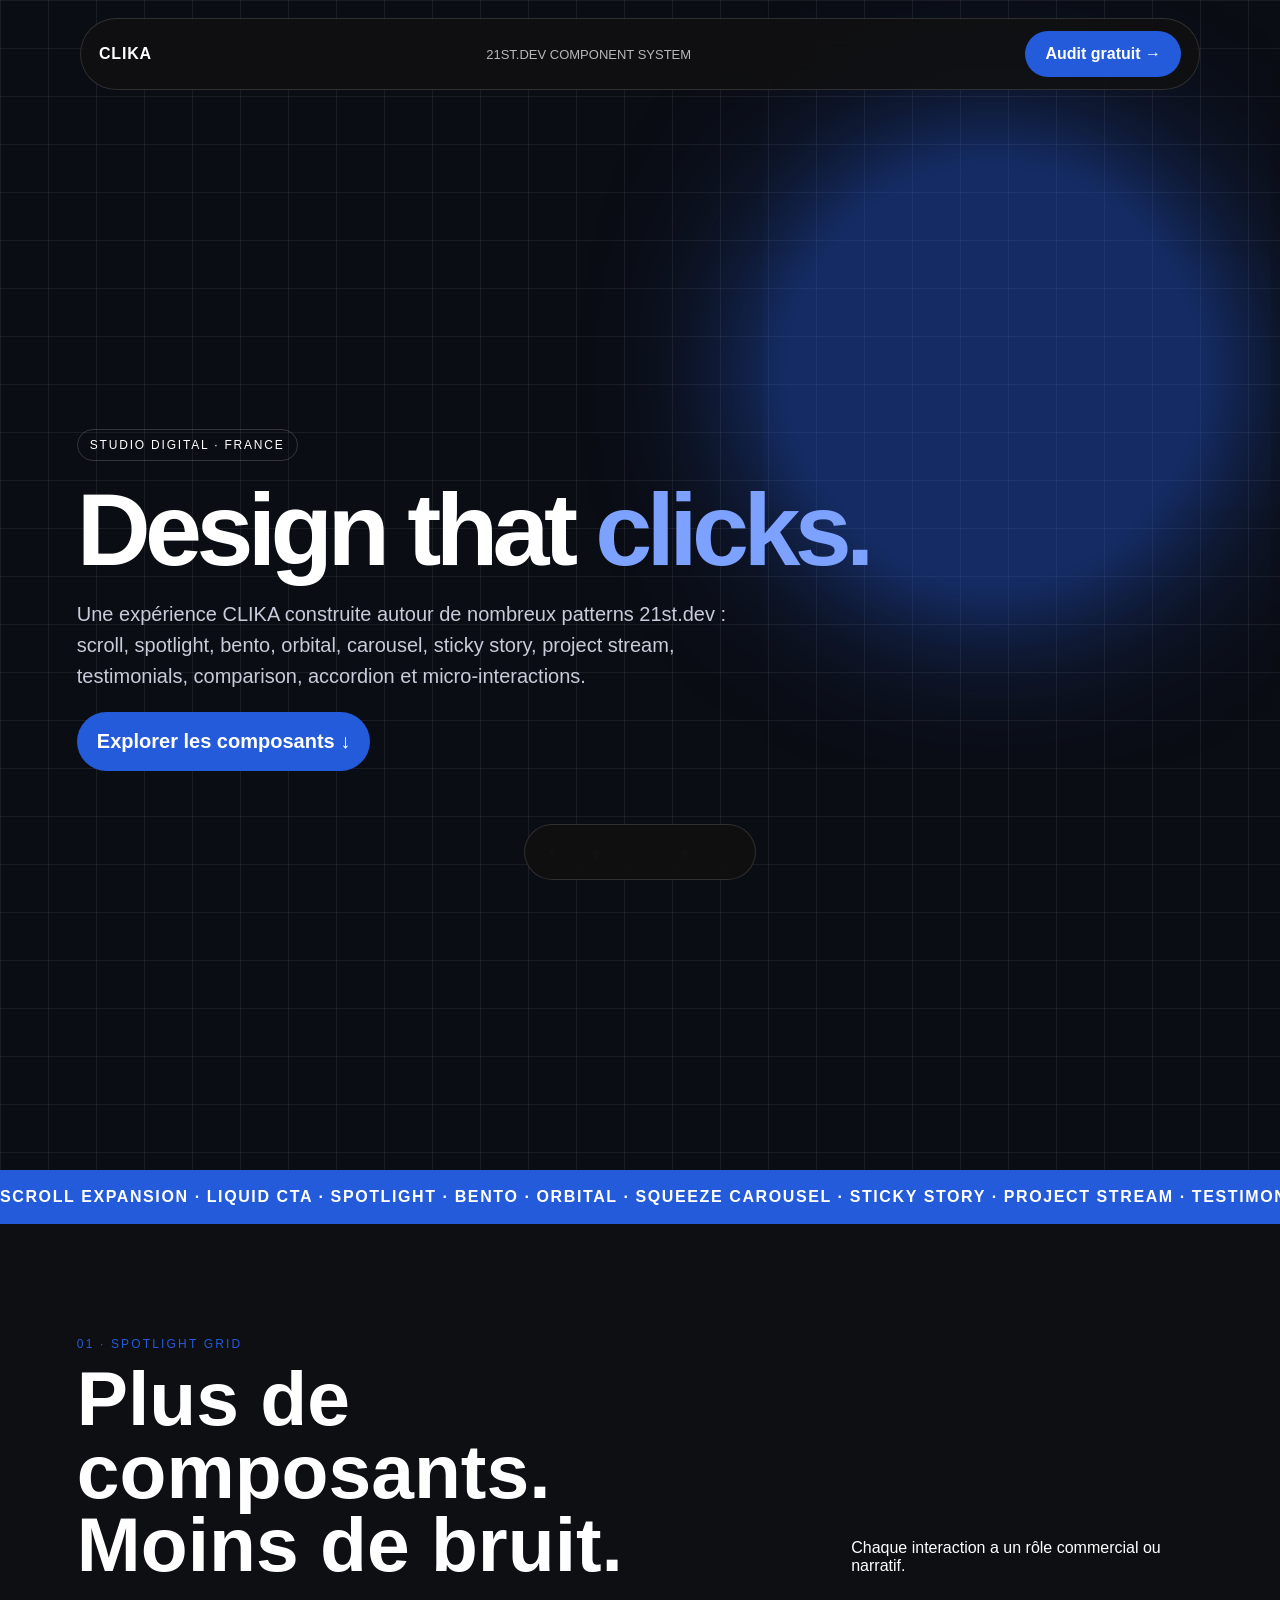
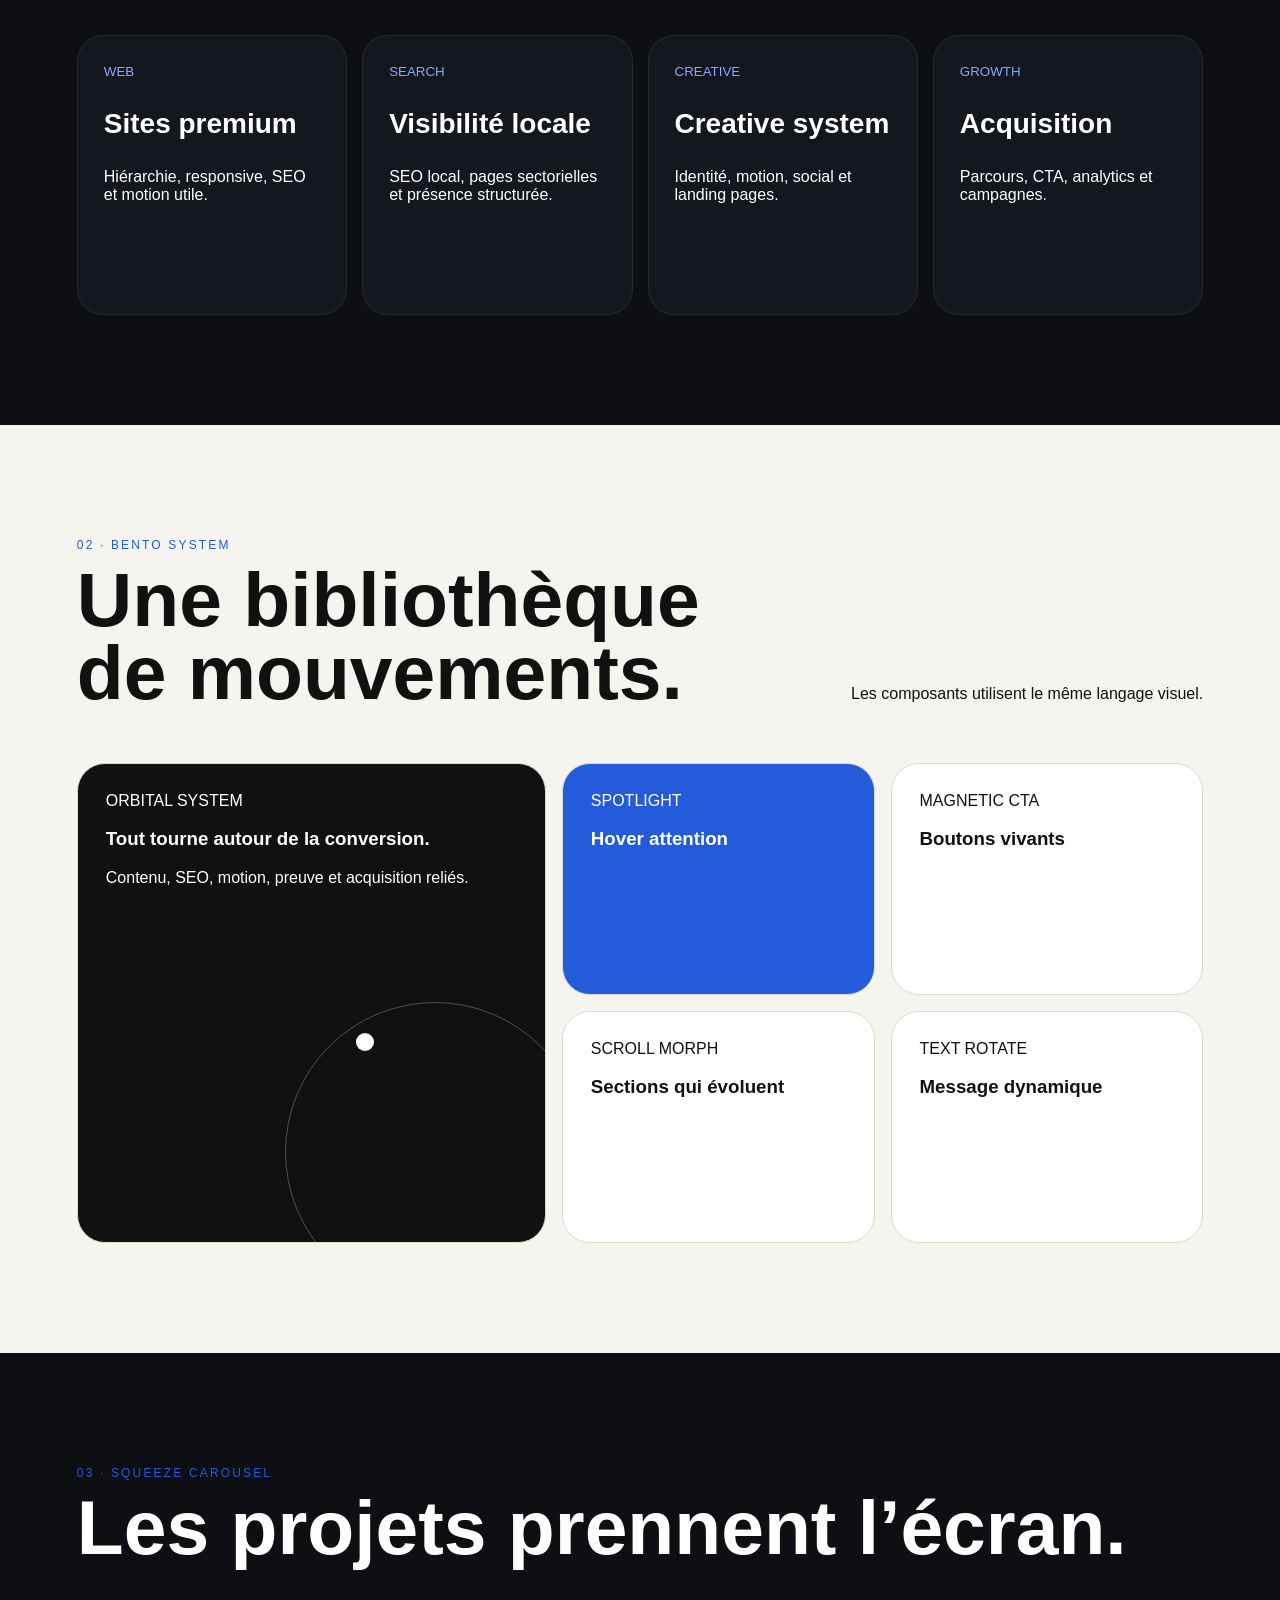
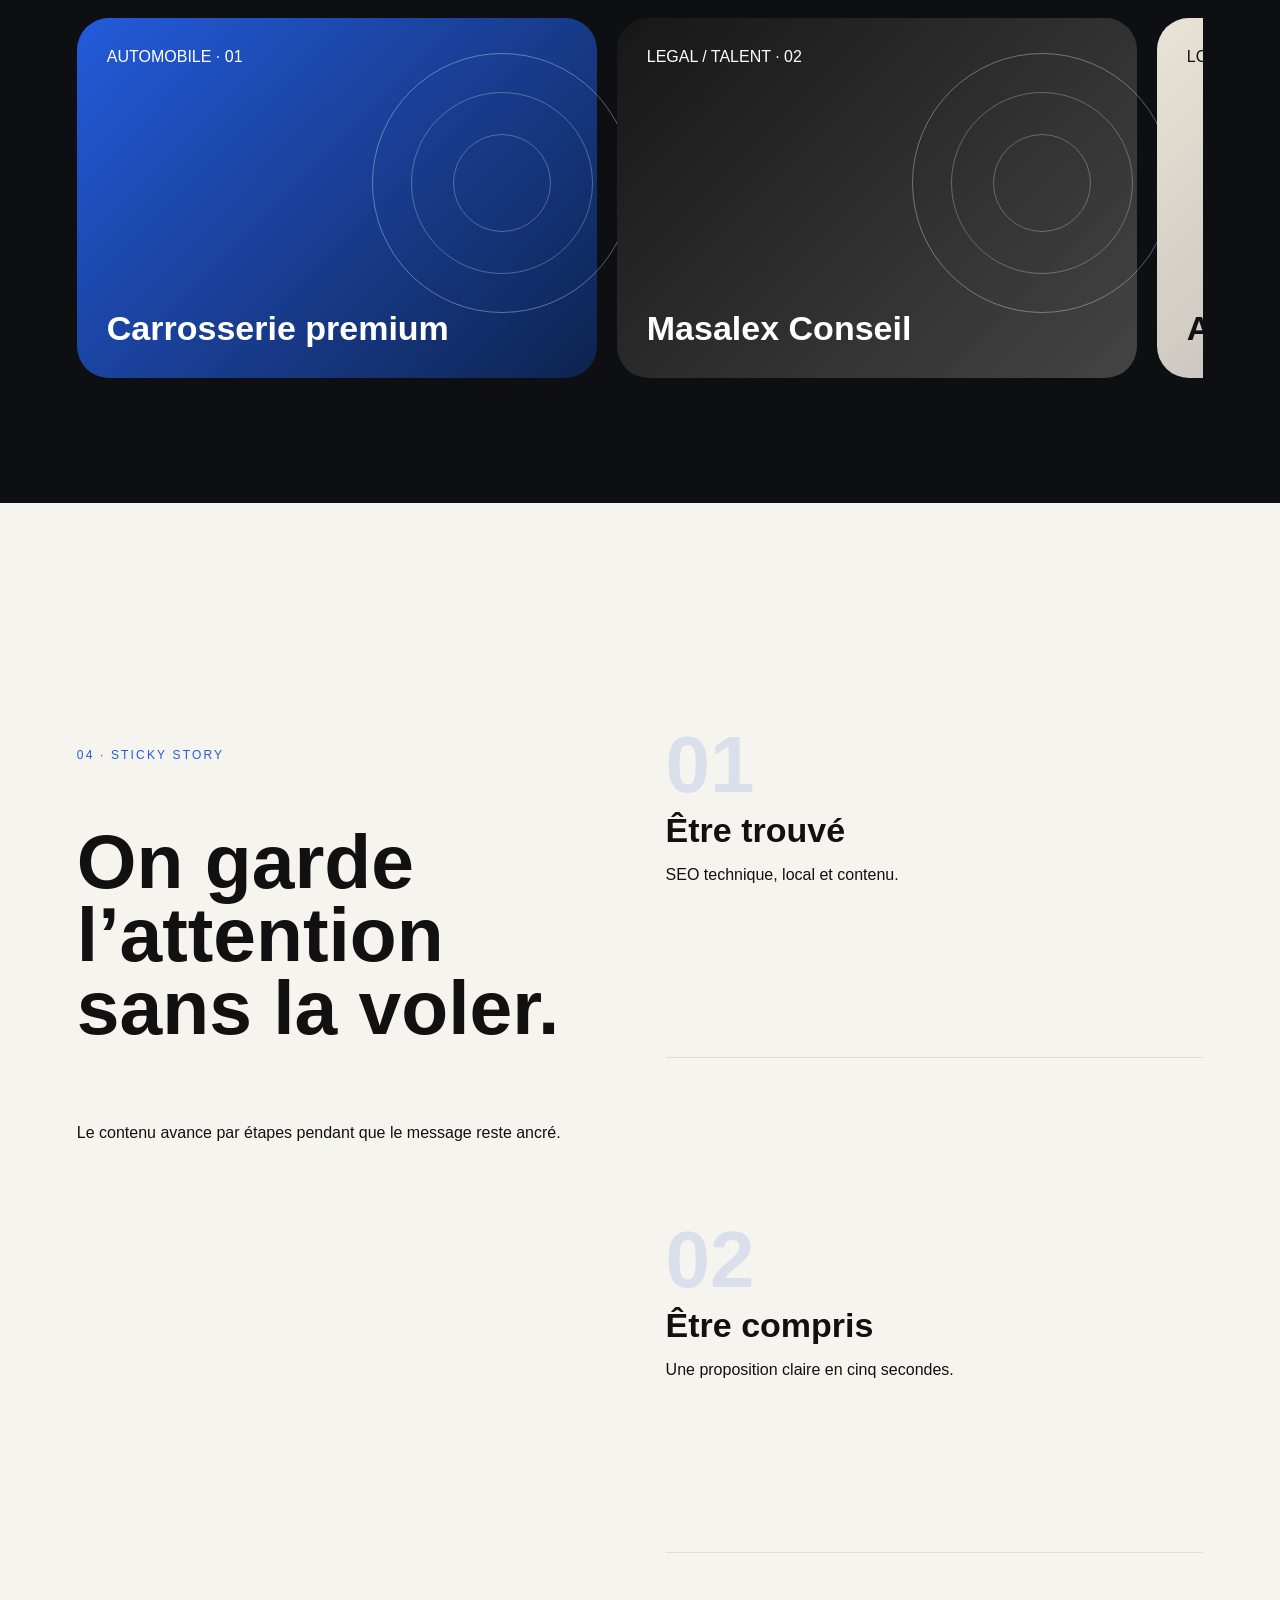
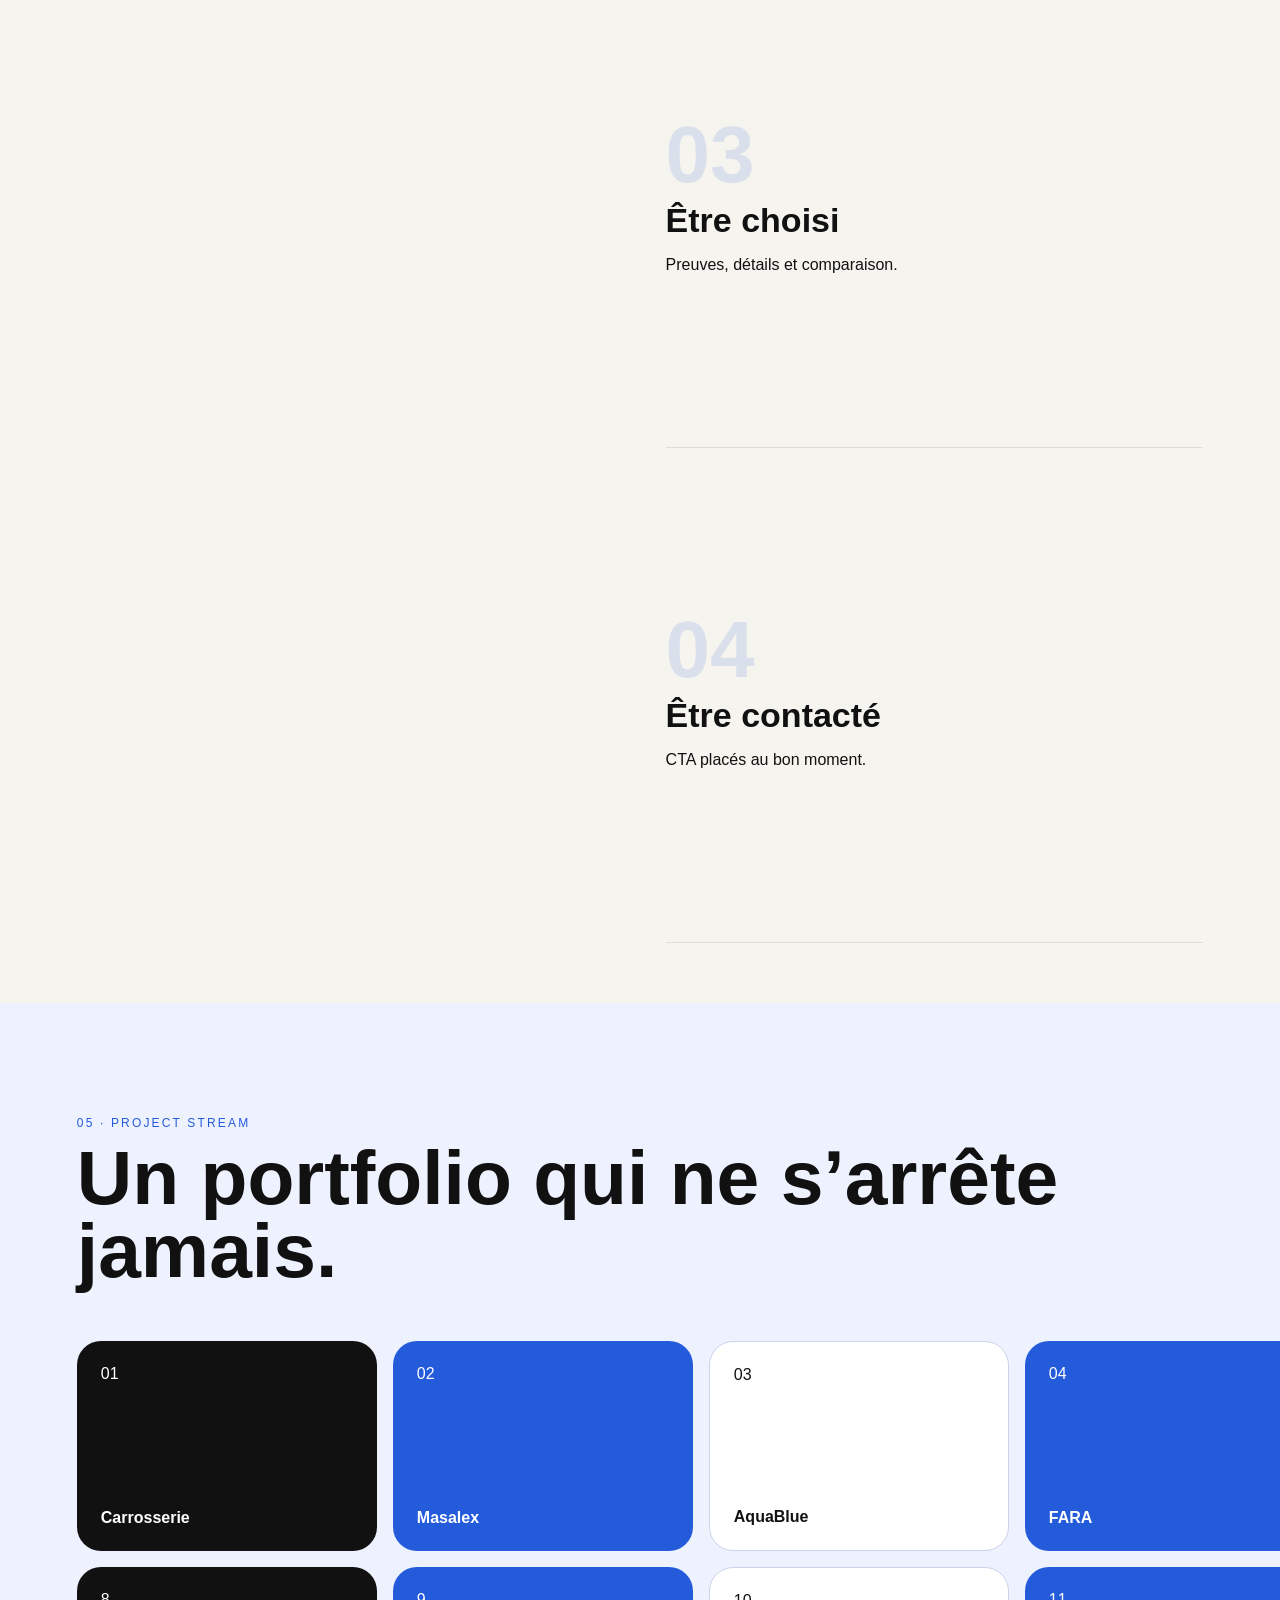
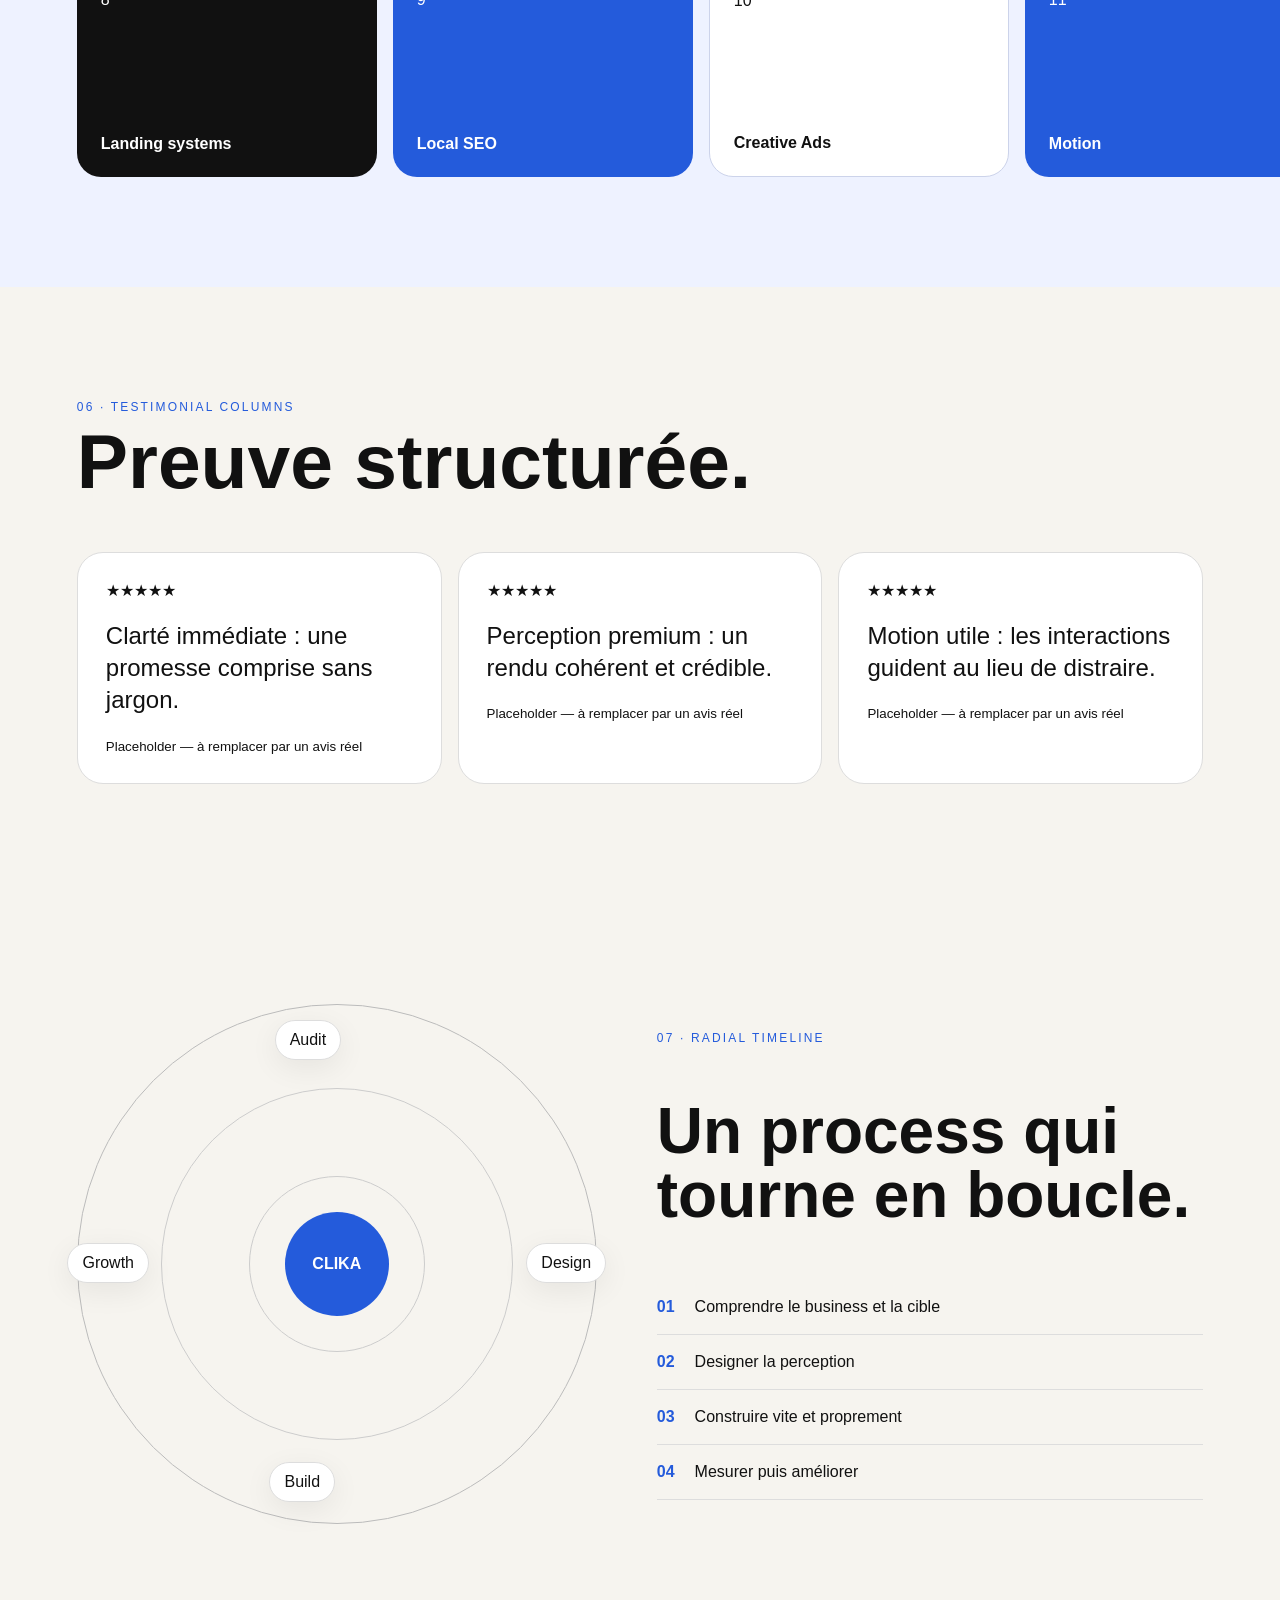
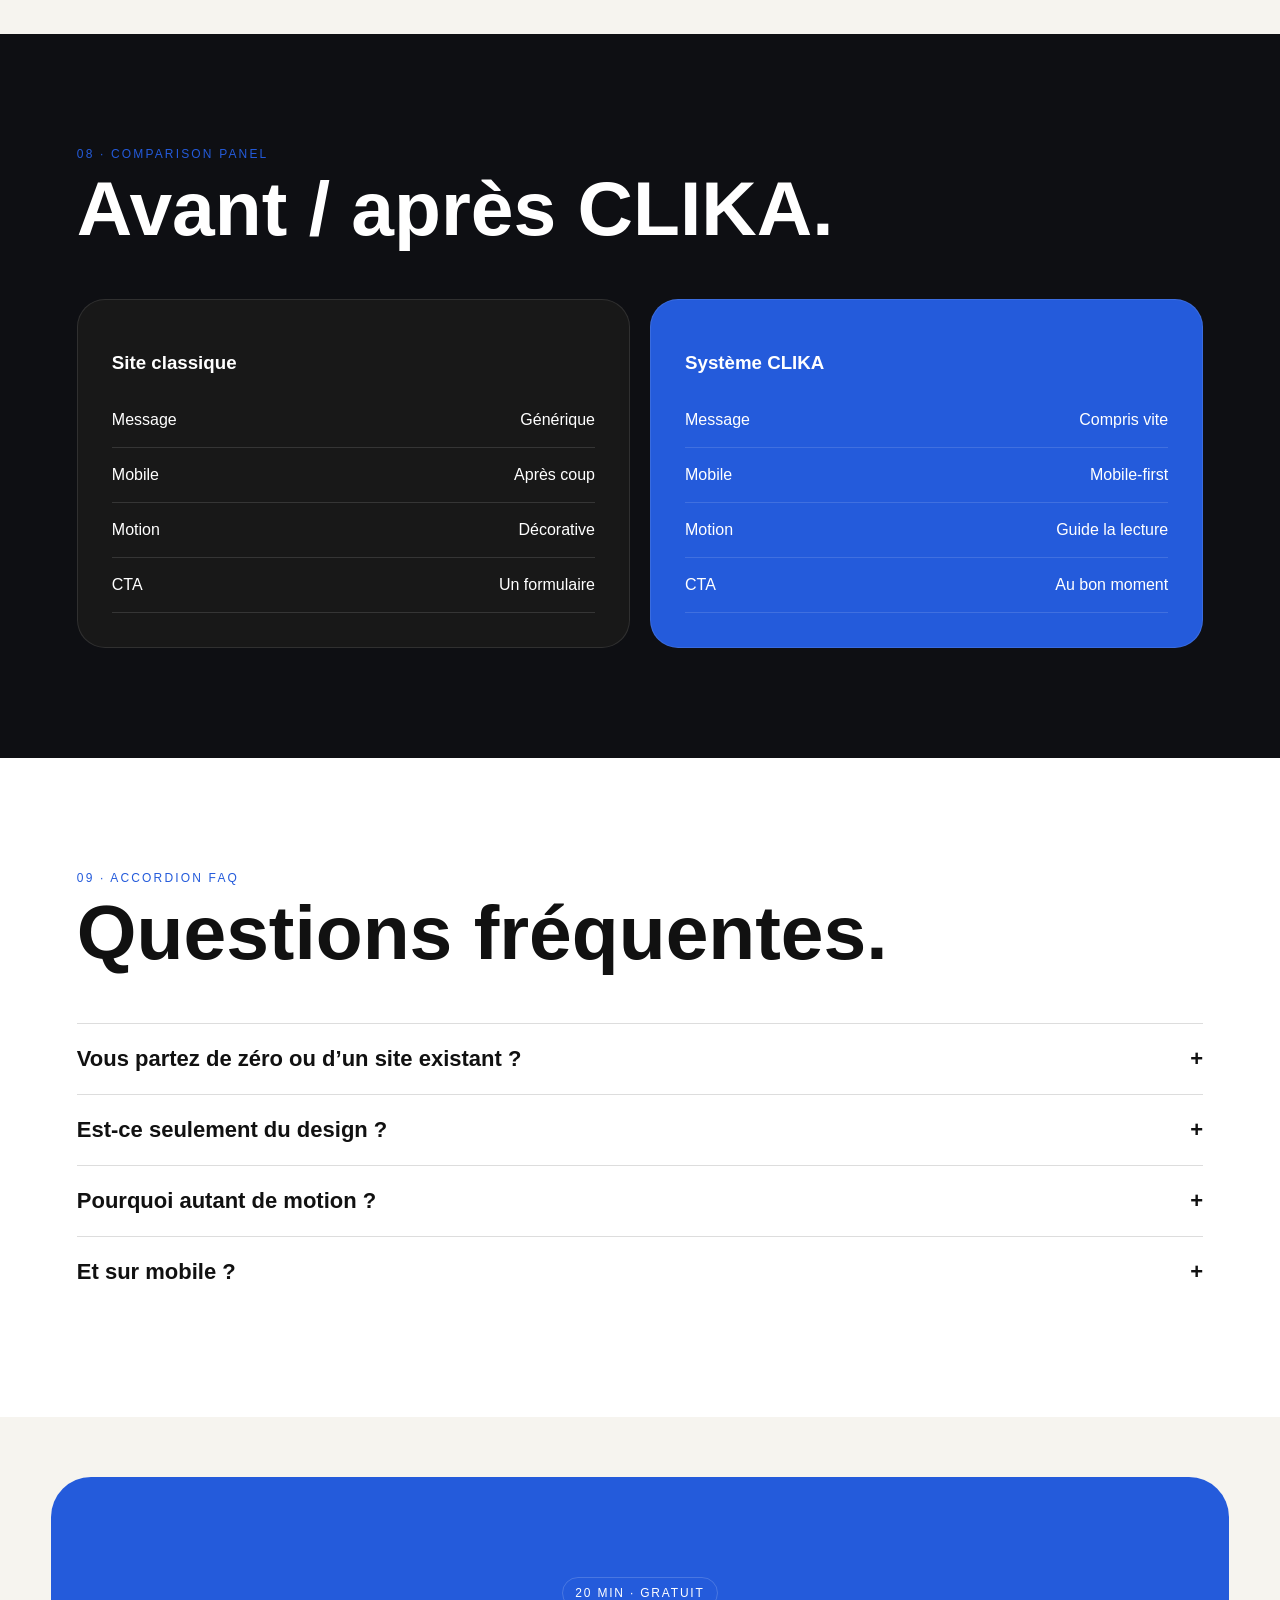
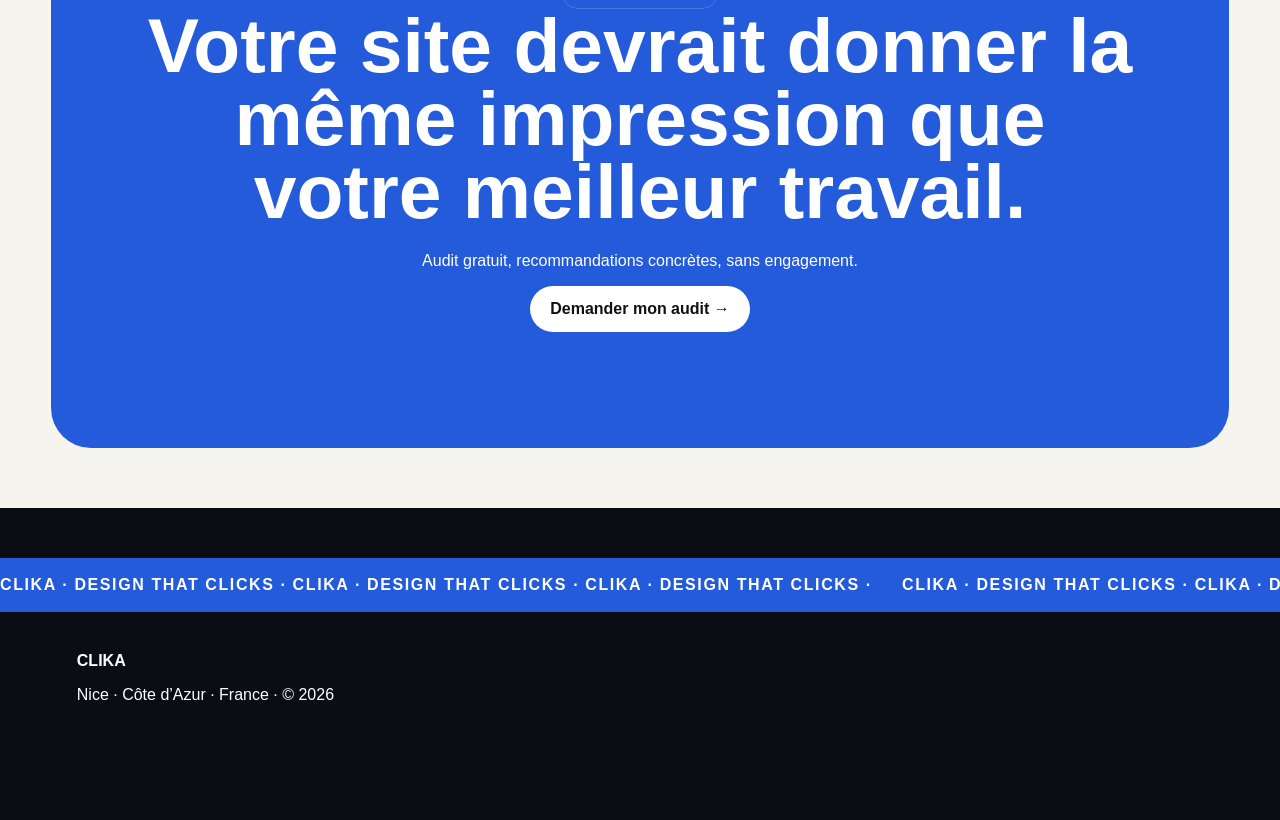
<file: clika-21st-v2-20261002.html>
<!doctype html>
<html lang="fr"><head><meta charset="utf-8"><meta name="viewport" content="width=device-width,initial-scale=1">
<title>CLIKA — 21st.dev V2</title><style>
*{box-sizing:border-box}html{scroll-behavior:smooth}body{margin:0;font-family:Inter,Arial,sans-serif;background:#f6f4ef;color:#111;overflow-x:hidden}a{color:inherit;text-decoration:none}.nav{position:fixed;z-index:50;top:18px;left:50%;transform:translateX(-50%);width:min(1120px,92vw);display:flex;justify-content:space-between;align-items:center;padding:12px 18px;border-radius:999px;background:#111c;color:white;backdrop-filter:blur(18px);border:1px solid #ffffff22}.brand{font-weight:900;letter-spacing:.05em}.nav span{opacity:.7;font-size:13px}.btn{display:inline-flex;align-items:center;gap:10px;padding:14px 20px;border-radius:999px;background:#245BDB;color:#fff;font-weight:800}.hero{min-height:130vh;padding:130px 6vw 80px;display:flex;align-items:center;position:relative;background:#0b0d14;color:#fff;overflow:hidden}.grid{position:absolute;inset:0;background-image:linear-gradient(#fff1 1px,transparent 1px),linear-gradient(90deg,#fff1 1px,transparent 1px);background-size:48px 48px}.orb{position:absolute;border-radius:50%;filter:blur(10px);background:#245BDB66;width:420px;height:420px;right:6%;top:14%;box-shadow:0 0 180px #245BDB}.hero .copy{position:relative;max-width:1080px}.pill{display:inline-block;border:1px solid #ffffff2b;padding:8px 12px;border-radius:999px;font-size:12px;letter-spacing:.15em}.hero h1{font-size:clamp(54px,8vw,124px);line-height:.88;margin:24px 0;letter-spacing:-.055em}.hero h1 em{color:#7da1ff;font-style:normal}.hero p{max-width:660px;font-size:20px;line-height:1.55;color:#c8ccda}.marquee{white-space:nowrap;overflow:hidden;background:#245BDB;color:#fff;padding:18px 0;font-weight:900;letter-spacing:.1em}.marquee div{display:inline-block;animation:m 18s linear infinite}@keyframes m{to{transform:translateX(-50%)}}section{padding:110px 6vw}.head{display:flex;justify-content:space-between;gap:40px;align-items:end;margin-bottom:44px}.head h2{font-size:clamp(42px,6vw,86px);line-height:.95;margin:10px 0}.eye{font-size:12px;letter-spacing:.18em;color:#245BDB}.cards{display:grid;grid-template-columns:repeat(4,1fr);gap:15px}.card{min-height:280px;padding:26px;border-radius:26px;background:#15171f;color:#fff;border:1px solid #ffffff14;position:relative;overflow:hidden;transition:.3s}.card:hover{transform:translateY(-7px);box-shadow:0 22px 60px #0003}.card h3{font-size:28px}.card small{color:#89a8ff}.bento{display:grid;grid-template-columns:1.2fr .8fr .8fr;gap:16px}.tile{min-height:230px;border:1px solid #ded9cf;border-radius:28px;background:white;padding:28px;position:relative;overflow:hidden}.tile.big{grid-row:span 2;background:#111;color:#fff;min-height:480px}.tile.blue{background:#245BDB;color:#fff}.orbit{position:absolute;width:300px;height:300px;border:1px solid #ffffff44;border-radius:50%;right:-40px;bottom:-60px;animation:spin 13s linear infinite}.orbit:before,.orbit:after{content:'';position:absolute;width:18px;height:18px;border-radius:50%;background:#fff;top:30px;left:70px}.orbit:after{top:auto;left:auto;bottom:25px;right:45px;background:#78a2ff}@keyframes spin{to{transform:rotate(360deg)}}.dark{background:#0e0f13;color:#fff}.carousel{display:flex;gap:20px;overflow-x:auto;scroll-snap-type:x mandatory;padding-bottom:15px}.slide{flex:0 0 min(520px,78vw);height:360px;border-radius:32px;padding:30px;scroll-snap-align:center;position:relative;background:linear-gradient(135deg,#245BDB,#0e234f)}.slide:nth-child(2){background:linear-gradient(135deg,#171717,#444)}.slide:nth-child(3){background:linear-gradient(135deg,#eae3d6,#aaa);color:#111}.slide strong{position:absolute;bottom:30px;left:30px;font-size:34px}.rings{position:absolute;width:260px;height:260px;border:1px solid #fff5;border-radius:50%;right:-35px;top:35px}.rings:before,.rings:after{content:'';position:absolute;inset:38px;border:1px solid #fff4;border-radius:50%}.rings:after{inset:80px}.sticky{display:grid;grid-template-columns:1fr 1fr;padding:0}.sticky .left{position:sticky;top:0;height:100vh;padding:100px 6vw;display:flex;flex-direction:column;justify-content:center}.sticky .left h2{font-size:clamp(44px,6vw,82px);line-height:.95}.sticky .right{padding:60px 6vw 60px 2vw}.step{min-height:55vh;display:flex;flex-direction:column;justify-content:center;border-bottom:1px solid #ddd}.step b{font-size:80px;color:#245BDB22}.step h3{font-size:34px;margin:0}.stream{background:#eef2ff;overflow:hidden}.row{display:flex;gap:16px;width:max-content;animation:s 26s linear infinite}.row.rev{animation-direction:reverse;margin-top:16px}.thumb{width:300px;height:210px;border-radius:24px;padding:24px;background:#111;color:#fff;display:flex;flex-direction:column;justify-content:space-between}.thumb:nth-child(2n){background:#245BDB}.thumb:nth-child(3n){background:#fff;color:#111;border:1px solid #ccd3ea}@keyframes s{to{transform:translateX(-40%)}}.proof{display:grid;grid-template-columns:repeat(3,1fr);gap:16px}.quote{padding:28px;border-radius:26px;background:#fff;border:1px solid #ddd}.quote blockquote{font-size:24px;line-height:1.35;margin:20px 0}.timeline{display:grid;grid-template-columns:.9fr 1.1fr;gap:60px;align-items:center}.orbital{width:min(520px,80vw);aspect-ratio:1;border:1px solid #bbb;border-radius:50%;position:relative;margin:auto}.orbital:before,.orbital:after{content:'';position:absolute;border:1px solid #ccc;border-radius:50%;inset:16%}.orbital:after{inset:33%}.center{position:absolute;inset:40%;border-radius:50%;background:#245BDB;color:#fff;display:grid;place-items:center;font-weight:900}.node{position:absolute;background:white;border:1px solid #ddd;padding:10px 14px;border-radius:999px;box-shadow:0 8px 30px #0001}.n1{top:3%;left:38%}.n2{right:-2%;top:46%}.n3{bottom:4%;left:37%}.n4{left:-2%;top:46%}.list div{padding:18px 0;border-bottom:1px solid #ddd;display:flex;gap:20px}.list b{color:#245BDB}.compare{display:grid;grid-template-columns:1fr 1fr;gap:20px}.col{padding:34px;border-radius:28px;background:#181818;border:1px solid #ffffff1a}.col.good{background:#245BDB}.cr{display:flex;justify-content:space-between;padding:18px 0;border-bottom:1px solid #ffffff20}.faq{background:#fff}.fi{border-top:1px solid #ddd;padding:22px 0}.fq{display:flex;justify-content:space-between;font-size:22px;font-weight:800;cursor:pointer}.fa{max-height:0;overflow:hidden;transition:.35s;color:#555}.fi.open .fa{max-height:120px;padding-top:14px}.cta{background:#245BDB;color:white;text-align:center;border-radius:40px;margin:60px 4vw;padding:100px 6vw}.cta h2{font-size:clamp(44px,6vw,86px);line-height:.95;max-width:1000px;margin:0 auto 24px}.footer{background:#0b0d14;color:#fff;padding:50px 6vw 100px}.dock{position:fixed;z-index:60;left:50%;bottom:20px;transform:translateX(-50%);display:flex;gap:6px;padding:8px;background:#111d;border:1px solid #ffffff22;border-radius:999px;backdrop-filter:blur(14px)}.dock a{width:38px;height:38px;border-radius:50%;display:grid;place-items:center}.dock a:hover{background:#245BDB}@media(max-width:850px){.cards,.proof{grid-template-columns:1fr 1fr}.bento{grid-template-columns:1fr}.tile.big{grid-row:auto}.sticky,.timeline,.compare{grid-template-columns:1fr}.sticky .left{position:relative;height:auto}.head{display:block}.dock{display:none}}@media(max-width:560px){.cards,.proof{grid-template-columns:1fr}.nav span{display:none}}
</style></head><body>
<div class="nav"><b class="brand">CLIKA</b><span>21ST.DEV COMPONENT SYSTEM</span><a class="btn" href="#contact">Audit gratuit →</a></div>
<section class="hero" id="top"><div class="grid"></div><div class="orb"></div><div class="copy"><div class="pill">STUDIO DIGITAL · FRANCE</div><h1>Design that <em>clicks.</em></h1><p>Une expérience CLIKA construite autour de nombreux patterns 21st.dev : scroll, spotlight, bento, orbital, carousel, sticky story, project stream, testimonials, comparison, accordion et micro-interactions.</p><p><a class="btn" href="#system">Explorer les composants ↓</a></p></div></section>
<div class="marquee"><div>SCROLL EXPANSION · LIQUID CTA · SPOTLIGHT · BENTO · ORBITAL · SQUEEZE CAROUSEL · STICKY STORY · PROJECT STREAM · TESTIMONIALS · RADIAL TIMELINE · COMPARISON · FAQ · MOTION FOOTER · &nbsp;&nbsp;&nbsp; SCROLL EXPANSION · LIQUID CTA · SPOTLIGHT · BENTO · ORBITAL · SQUEEZE CAROUSEL · STICKY STORY · PROJECT STREAM · TESTIMONIALS · RADIAL TIMELINE · COMPARISON · FAQ · MOTION FOOTER ·</div></div>
<section class="dark" id="services"><div class="head"><div><span class="eye">01 · SPOTLIGHT GRID</span><h2>Plus de composants.<br>Moins de bruit.</h2></div><p>Chaque interaction a un rôle commercial ou narratif.</p></div><div class="cards"><article class="card"><small>WEB</small><h3>Sites premium</h3><p>Hiérarchie, responsive, SEO et motion utile.</p></article><article class="card"><small>SEARCH</small><h3>Visibilité locale</h3><p>SEO local, pages sectorielles et présence structurée.</p></article><article class="card"><small>CREATIVE</small><h3>Creative system</h3><p>Identité, motion, social et landing pages.</p></article><article class="card"><small>GROWTH</small><h3>Acquisition</h3><p>Parcours, CTA, analytics et campagnes.</p></article></div></section>
<section id="system"><div class="head"><div><span class="eye">02 · BENTO SYSTEM</span><h2>Une bibliothèque<br>de mouvements.</h2></div><p>Les composants utilisent le même langage visuel.</p></div><div class="bento"><article class="tile big"><span>ORBITAL SYSTEM</span><h3>Tout tourne autour de la conversion.</h3><p>Contenu, SEO, motion, preuve et acquisition reliés.</p><div class="orbit"></div></article><article class="tile blue"><span>SPOTLIGHT</span><h3>Hover attention</h3></article><article class="tile"><span>MAGNETIC CTA</span><h3>Boutons vivants</h3></article><article class="tile"><span>SCROLL MORPH</span><h3>Sections qui évoluent</h3></article><article class="tile"><span>TEXT ROTATE</span><h3>Message dynamique</h3></article></div></section>
<section class="dark"><div class="head"><div><span class="eye">03 · SQUEEZE CAROUSEL</span><h2>Les projets prennent l’écran.</h2></div></div><div class="carousel"><article class="slide"><span>AUTOMOBILE · 01</span><div class="rings"></div><strong>Carrosserie premium</strong></article><article class="slide"><span>LEGAL / TALENT · 02</span><div class="rings"></div><strong>Masalex Conseil</strong></article><article class="slide"><span>LOCAL RETAIL · 03</span><div class="rings"></div><strong>AquaBlue</strong></article><article class="slide"><span>PRODUCT / US · 04</span><div class="rings"></div><strong>FARA</strong></article></div></section>
<section class="sticky"><div class="left"><span class="eye">04 · STICKY STORY</span><h2>On garde l’attention sans la voler.</h2><p>Le contenu avance par étapes pendant que le message reste ancré.</p></div><div class="right"><div class="step"><b>01</b><h3>Être trouvé</h3><p>SEO technique, local et contenu.</p></div><div class="step"><b>02</b><h3>Être compris</h3><p>Une proposition claire en cinq secondes.</p></div><div class="step"><b>03</b><h3>Être choisi</h3><p>Preuves, détails et comparaison.</p></div><div class="step"><b>04</b><h3>Être contacté</h3><p>CTA placés au bon moment.</p></div></div></section>
<section class="stream" id="work"><div class="head"><div><span class="eye">05 · PROJECT STREAM</span><h2>Un portfolio qui ne s’arrête jamais.</h2></div></div><div class="row"><article class="thumb"><span>01</span><strong>Carrosserie</strong></article><article class="thumb"><span>02</span><strong>Masalex</strong></article><article class="thumb"><span>03</span><strong>AquaBlue</strong></article><article class="thumb"><span>04</span><strong>FARA</strong></article><article class="thumb"><span>05</span><strong>Le Saïgon</strong></article><article class="thumb"><span>06</span><strong>Obeid</strong></article><article class="thumb"><span>07</span><strong>Nubo</strong></article></div><div class="row rev"><article class="thumb"><span>8</span><strong>Landing systems</strong></article><article class="thumb"><span>9</span><strong>Local SEO</strong></article><article class="thumb"><span>10</span><strong>Creative Ads</strong></article><article class="thumb"><span>11</span><strong>Motion</strong></article><article class="thumb"><span>12</span><strong>Brand systems</strong></article><article class="thumb"><span>13</span><strong>Commerce</strong></article></div></section>
<section><div class="head"><div><span class="eye">06 · TESTIMONIAL COLUMNS</span><h2>Preuve structurée.</h2></div></div><div class="proof"><article class="quote"><span>★★★★★</span><blockquote>Clarté immédiate : une promesse comprise sans jargon.</blockquote><small>Placeholder — à remplacer par un avis réel</small></article><article class="quote"><span>★★★★★</span><blockquote>Perception premium : un rendu cohérent et crédible.</blockquote><small>Placeholder — à remplacer par un avis réel</small></article><article class="quote"><span>★★★★★</span><blockquote>Motion utile : les interactions guident au lieu de distraire.</blockquote><small>Placeholder — à remplacer par un avis réel</small></article></div></section>
<section><div class="timeline"><div class="orbital"><div class="center">CLIKA</div><span class="node n1">Audit</span><span class="node n2">Design</span><span class="node n3">Build</span><span class="node n4">Growth</span></div><div class="list"><span class="eye">07 · RADIAL TIMELINE</span><h2 style="font-size:clamp(42px,5vw,72px);line-height:1">Un process qui tourne en boucle.</h2><div><b>01</b><span>Comprendre le business et la cible</span></div><div><b>02</b><span>Designer la perception</span></div><div><b>03</b><span>Construire vite et proprement</span></div><div><b>04</b><span>Mesurer puis améliorer</span></div></div></div></section>
<section class="dark"><div class="head"><div><span class="eye">08 · COMPARISON PANEL</span><h2>Avant / après CLIKA.</h2></div></div><div class="compare"><article class="col"><h3>Site classique</h3><div class="cr"><span>Message</span><span>Générique</span></div><div class="cr"><span>Mobile</span><span>Après coup</span></div><div class="cr"><span>Motion</span><span>Décorative</span></div><div class="cr"><span>CTA</span><span>Un formulaire</span></div></article><article class="col good"><h3>Système CLIKA</h3><div class="cr"><span>Message</span><span>Compris vite</span></div><div class="cr"><span>Mobile</span><span>Mobile-first</span></div><div class="cr"><span>Motion</span><span>Guide la lecture</span></div><div class="cr"><span>CTA</span><span>Au bon moment</span></div></article></div></section>
<section class="faq"><div class="head"><div><span class="eye">09 · ACCORDION FAQ</span><h2>Questions fréquentes.</h2></div></div><div class="fi"><div class="fq">Vous partez de zéro ou d’un site existant ?<span>+</span></div><div class="fa">Les deux. On conserve ce qui fonctionne et on reconstruit ce qui bloque.</div></div><div class="fi"><div class="fq">Est-ce seulement du design ?<span>+</span></div><div class="fa">Non. Design, développement, SEO local, contenu, motion et acquisition peuvent fonctionner ensemble.</div></div><div class="fi"><div class="fq">Pourquoi autant de motion ?<span>+</span></div><div class="fa">La motion sert la hiérarchie et la perception. Les animations gratuites sont supprimées.</div></div><div class="fi"><div class="fq">Et sur mobile ?<span>+</span></div><div class="fa">Les layouts et interactions sont simplifiés pour rester rapides et lisibles.</div></div></section>
<div class="cta" id="contact"><span class="pill">20 MIN · GRATUIT</span><h2>Votre site devrait donner la même impression que votre meilleur travail.</h2><p>Audit gratuit, recommandations concrètes, sans engagement.</p><p><a class="btn" style="background:#fff;color:#111" href="#top">Demander mon audit →</a></p></div>
<footer class="footer"><div class="marquee" style="margin:0 -6vw 40px"><div>CLIKA · DESIGN THAT CLICKS · CLIKA · DESIGN THAT CLICKS · CLIKA · DESIGN THAT CLICKS · &nbsp;&nbsp;&nbsp; CLIKA · DESIGN THAT CLICKS · CLIKA · DESIGN THAT CLICKS ·</div></div><b>CLIKA</b><p>Nice · Côte d’Azur · France · © 2026</p></footer>
<div class="dock"><a href="#top">●</a><a href="#services">◆</a><a href="#system">◎</a><a href="#work">▣</a><a href="#contact">→</a></div>
<script>document.querySelectorAll('.fq').forEach(q=>q.addEventListener('click',()=>q.parentElement.classList.toggle('open')))</script>
</body></html>
</file>
